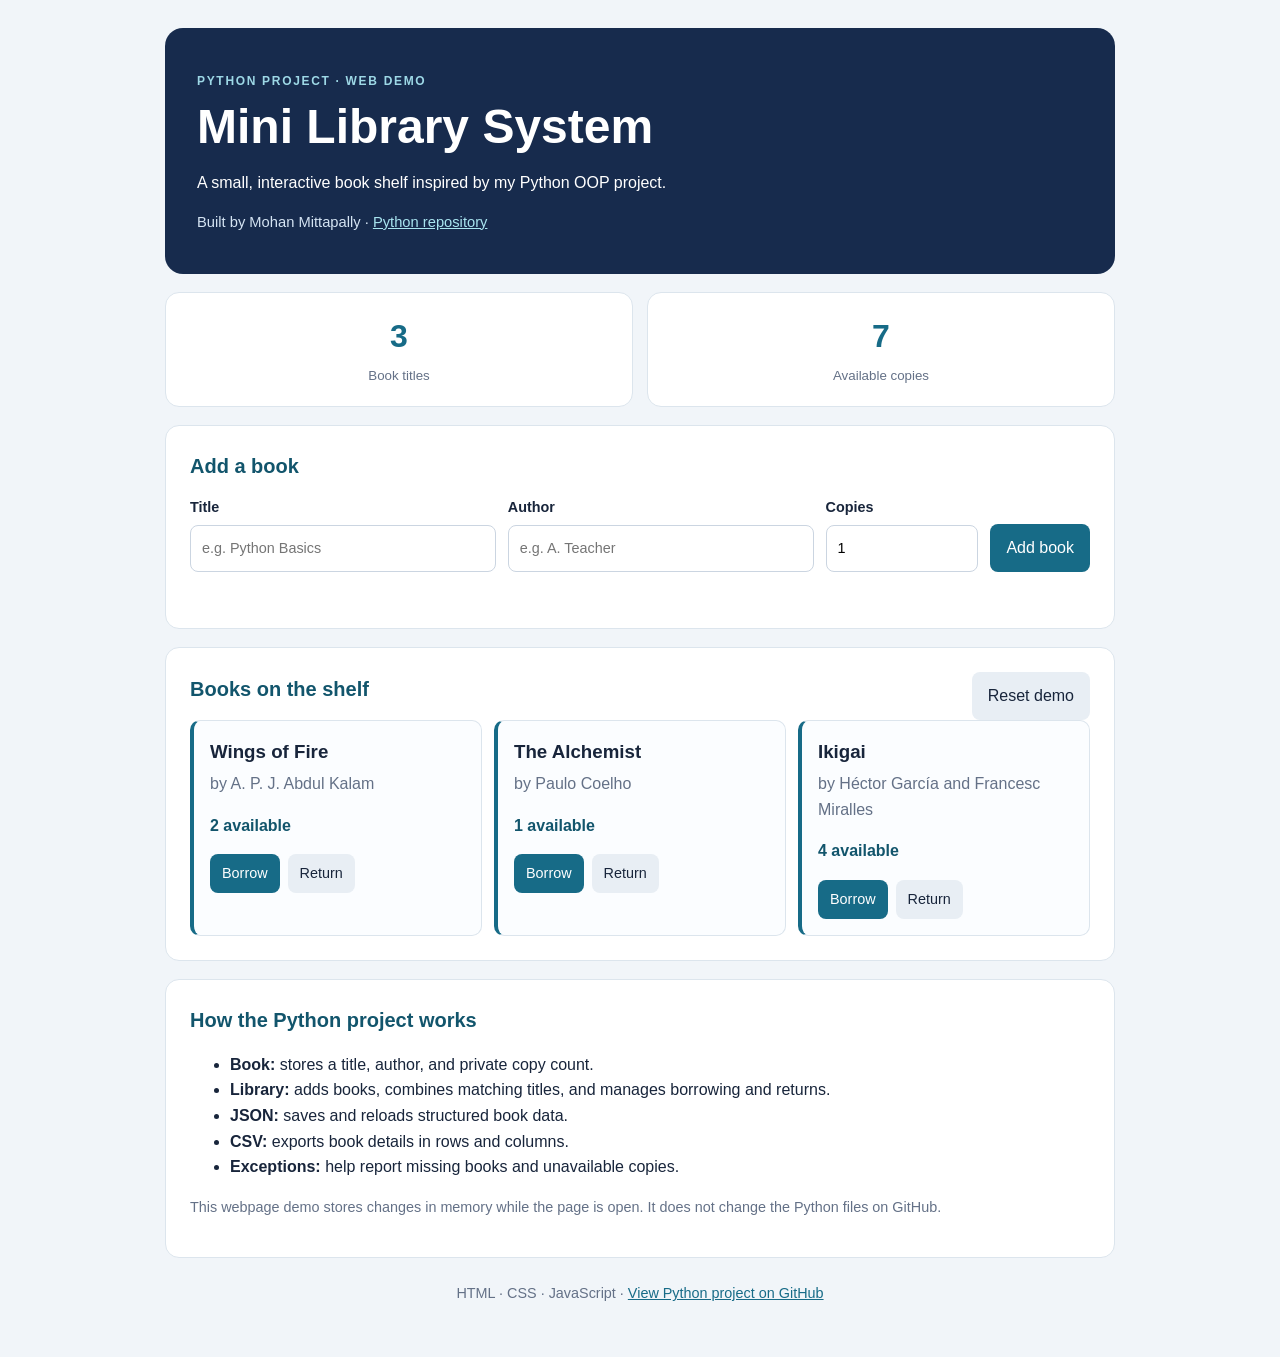
<file: library/index.html>
<!DOCTYPE html>
<html lang="en">
<head>
  <meta charset="UTF-8">
  <meta name="viewport" content="width=device-width, initial-scale=1">
  <title>Mini Library System | Mohan Mittapally</title>
  <link rel="stylesheet" href="style.css">
</head>
<body>
<main class="container">
  <header class="hero">
    <p class="eyebrow">PYTHON PROJECT · WEB DEMO</p>
    <h1>Mini Library System</h1>
    <p>A small, interactive book shelf inspired by my Python OOP project.</p>
    <p class="byline">Built by Mohan Mittapally · <a href="https://github.com/mohanmitta097/Library-" target="_blank" rel="noopener">Python repository</a></p>
  </header>
  <section class="stats" aria-label="Library summary">
    <div class="stat"><span id="titleCount">0</span><small>Book titles</small></div>
    <div class="stat"><span id="copyCount">0</span><small>Available copies</small></div>
  </section>
  <section class="panel">
    <h2>Add a book</h2>
    <form id="bookForm" class="form">
      <label>Title<input id="titleInput" type="text" placeholder="e.g. Python Basics" required maxlength="100"></label>
      <label>Author<input id="authorInput" type="text" placeholder="e.g. A. Teacher" required maxlength="100"></label>
      <label>Copies<input id="copiesInput" type="number" value="1" min="1" max="999" required></label>
      <button type="submit">Add book</button>
    </form>
    <p id="message" class="message" role="status" aria-live="polite"></p>
  </section>
  <section class="panel">
    <div class="section-heading"><h2>Books on the shelf</h2><button id="resetButton" class="secondary" type="button">Reset demo</button></div>
    <div id="shelf" class="shelf"></div>
  </section>
  <section class="panel">
    <h2>How the Python project works</h2>
    <ul>
      <li><strong>Book:</strong> stores a title, author, and private copy count.</li>
      <li><strong>Library:</strong> adds books, combines matching titles, and manages borrowing and returns.</li>
      <li><strong>JSON:</strong> saves and reloads structured book data.</li>
      <li><strong>CSV:</strong> exports book details in rows and columns.</li>
      <li><strong>Exceptions:</strong> help report missing books and unavailable copies.</li>
    </ul>
    <p class="note">This webpage demo stores changes in memory while the page is open. It does not change the Python files on GitHub.</p>
  </section>
  <footer>HTML · CSS · JavaScript · <a href="https://github.com/mohanmitta097/Library-" target="_blank" rel="noopener">View Python project on GitHub</a></footer>
</main>
<script src="script.js"></script>
</body>
</html>
</file>
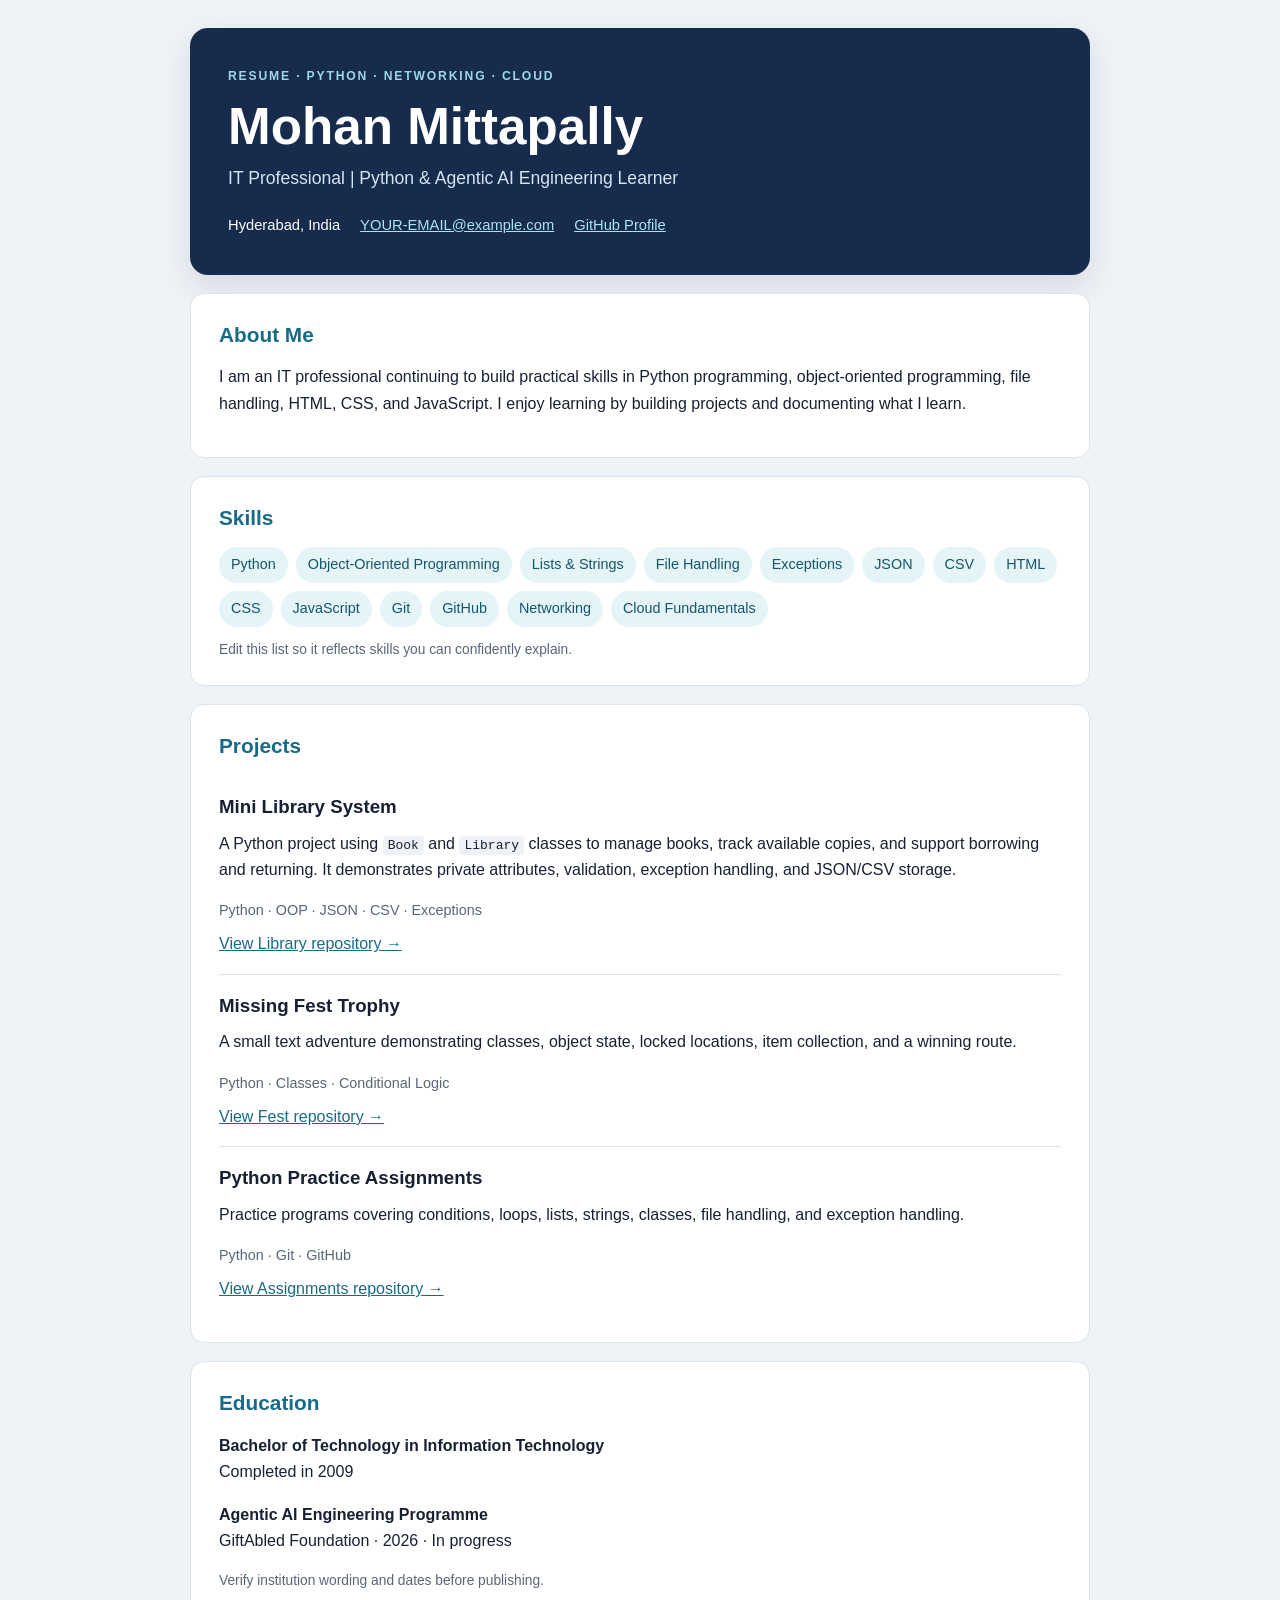
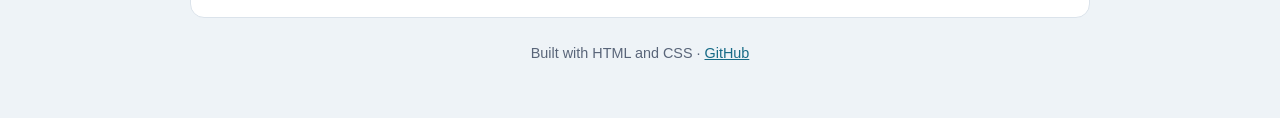
<file: resume/index.html>
<!DOCTYPE html>
<html lang="en">
<head>
  <meta charset="UTF-8">
  <meta name="viewport" content="width=device-width, initial-scale=1">
  <title>Mohan Mittapally | Resume</title>
  <link rel="stylesheet" href="style.css">
</head>
<body>
<main class="container">
  <header class="hero">
    <p class="eyebrow">RESUME · PYTHON · NETWORKING · CLOUD</p>
    <h1>Mohan Mittapally</h1>
    <p class="role">IT Professional | Python &amp; Agentic AI Engineering Learner</p>
    <div class="contact">
      <span>Hyderabad, India</span>
      <span><a href="mailto:YOUR-EMAIL@example.com">YOUR-EMAIL@example.com</a></span>
      <span><a href="https://github.com/mohanmitta097" target="_blank" rel="noopener">GitHub Profile</a></span>
    </div>
  </header>
  <section class="panel">
    <h2>About Me</h2>
    <p>I am an IT professional continuing to build practical skills in Python programming, object-oriented programming, file handling, HTML, CSS, and JavaScript. I enjoy learning by building projects and documenting what I learn.</p>
  </section>
  <section class="panel">
    <h2>Skills</h2>
    <ul class="chips">
      <li>Python</li><li>Object-Oriented Programming</li><li>Lists &amp; Strings</li>
      <li>File Handling</li><li>Exceptions</li><li>JSON</li><li>CSV</li>
      <li>HTML</li><li>CSS</li><li>JavaScript</li><li>Git</li><li>GitHub</li>
      <li>Networking</li><li>Cloud Fundamentals</li>
    </ul>
    <p class="note">Edit this list so it reflects skills you can confidently explain.</p>
  </section>
  <section class="panel">
    <h2>Projects</h2>
    <article class="project">
      <h3>Mini Library System</h3>
      <p>A Python project using <code>Book</code> and <code>Library</code> classes to manage books, track available copies, and support borrowing and returning. It demonstrates private attributes, validation, exception handling, and JSON/CSV storage.</p>
      <p class="tags">Python · OOP · JSON · CSV · Exceptions</p>
      <a href="https://github.com/mohanmitta097/Library-" target="_blank" rel="noopener">View Library repository →</a>
    </article>
    <article class="project">
      <h3>Missing Fest Trophy</h3>
      <p>A small text adventure demonstrating classes, object state, locked locations, item collection, and a winning route.</p>
      <p class="tags">Python · Classes · Conditional Logic</p>
      <a href="https://github.com/mohanmitta097/Fest-" target="_blank" rel="noopener">View Fest repository →</a>
    </article>
    <article class="project">
      <h3>Python Practice Assignments</h3>
      <p>Practice programs covering conditions, loops, lists, strings, classes, file handling, and exception handling.</p>
      <p class="tags">Python · Git · GitHub</p>
      <a href="https://github.com/mohanmitta097/Assignments-" target="_blank" rel="noopener">View Assignments repository →</a>
    </article>
  </section>
  <section class="panel">
    <h2>Education</h2>
    <p><strong>Bachelor of Technology in Information Technology</strong><br>Completed in 2009</p>
    <p><strong>Agentic AI Engineering Programme</strong><br>GiftAbled Foundation · 2026 · In progress</p>
    <p class="note">Verify institution wording and dates before publishing.</p>
  </section>
  <footer>Built with HTML and CSS · <a href="https://github.com/mohanmitta097" target="_blank" rel="noopener">GitHub</a></footer>
</main>
</body>
</html>
</file>
<file: library/style.css>
* { box-sizing:border-box; }
:root { --ink:#18253b; --muted:#647187; --accent:#176b87; --accent-dark:#12556c; --line:#dce5ed; --paper:#fff; --background:#f1f5f9; }
body { margin:0; padding:28px 16px; background:var(--background); color:var(--ink); font-family:Arial,Helvetica,sans-serif; line-height:1.6; }
.container { max-width:950px; margin:0 auto; }
.hero { background:#172b4d; color:white; border-radius:18px; padding:32px; }
.eyebrow { color:#9dd8e6; font-weight:bold; letter-spacing:.14em; font-size:.75rem; }
h1 { margin:6px 0 10px; font-size:clamp(2rem,5vw,3rem); line-height:1.15; }
.hero p { margin-bottom:8px; } .byline { color:#d5e4f3; font-size:.92rem; }
a { color:var(--accent); } .hero a { color:#a9e5f0; }
.stats { display:flex; gap:14px; margin:18px 0; }
.stat { flex:1; text-align:center; padding:18px; background:var(--paper); border:1px solid var(--line); border-radius:14px; }
.stat span { display:block; color:var(--accent); font-size:2rem; font-weight:bold; } .stat small { color:var(--muted); }
.panel { background:var(--paper); border:1px solid var(--line); border-radius:14px; padding:24px; margin-top:18px; }
h2 { margin:0 0 14px; color:var(--accent-dark); font-size:1.25rem; }
.form { display:grid; grid-template-columns:2fr 2fr 1fr auto; align-items:end; gap:12px; }
label { display:grid; gap:6px; font-size:.9rem; font-weight:bold; }
input { width:100%; min-width:0; padding:11px; border:1px solid #cbd5e1; border-radius:8px; font:inherit; font-weight:normal; }
button { border:0; border-radius:8px; padding:11px 16px; background:var(--accent); color:white; font:inherit; cursor:pointer; }
button:hover { background:var(--accent-dark); } button:disabled { opacity:.5; cursor:not-allowed; }
button:focus-visible,input:focus-visible { outline:3px solid #8bd4e4; outline-offset:2px; }
.secondary { background:#e8eef4; color:var(--ink); } .secondary:hover { background:#dbe5ee; }
.section-heading { display:flex; justify-content:space-between; align-items:center; gap:12px; }
.shelf { display:grid; grid-template-columns:repeat(auto-fit,minmax(230px,1fr)); gap:12px; }
.book { border:1px solid var(--line); border-left:4px solid var(--accent); border-radius:10px; padding:16px; background:#fbfdff; }
.book h3 { margin:0; overflow-wrap:anywhere; } .author { color:var(--muted); margin:4px 0 8px; }
.count { font-weight:bold; color:var(--accent-dark); } .actions { display:flex; flex-wrap:wrap; gap:8px; }
.actions button { padding:8px 12px; font-size:.9rem; } .actions .secondary { background:#e8eef4; color:var(--ink); }
.message { min-height:1.4em; margin:10px 0 0; color:var(--accent-dark); } .empty,.note { color:var(--muted); }
.note { font-size:.9rem; } footer { text-align:center; color:var(--muted); font-size:.9rem; padding:24px 8px; }
@media (max-width:700px) { body { padding:12px; } .hero,.panel { padding:20px; } .form { grid-template-columns:1fr; } .stats { gap:8px; } .section-heading { align-items:flex-start; } }
</file>
<file: resume/style.css>
* { box-sizing: border-box; }
:root { --ink:#172033; --muted:#596579; --accent:#176b87; --accent-soft:#e5f4f7; --paper:#fff; --background:#eef3f7; --line:#dbe3eb; }
body { margin:0; padding:28px 16px; background:var(--background); color:var(--ink); font-family:Arial,Helvetica,sans-serif; line-height:1.65; }
.container { max-width:900px; margin:0 auto; }
.hero { background:#172b4d; color:white; border-radius:18px; padding:38px; box-shadow:0 12px 32px rgba(23,43,77,.12); }
.eyebrow { font-size:.76rem; letter-spacing:.15em; color:#9dd8e6; font-weight:bold; }
h1 { font-size:clamp(2rem,5vw,3.2rem); line-height:1.12; margin:8px 0; }
.role { color:#d5e4f3; font-size:1.1rem; margin:0 0 20px; }
.contact { display:flex; flex-wrap:wrap; gap:10px 20px; font-size:.92rem; }
a { color:var(--accent); } .hero a { color:#a9e5f0; }
.panel { background:var(--paper); border:1px solid var(--line); border-radius:14px; padding:24px 28px; margin-top:18px; }
h2 { margin:0 0 12px; color:var(--accent); font-size:1.3rem; } h3 { margin:0 0 8px; } p { margin-top:0; }
.chips { display:flex; flex-wrap:wrap; gap:8px; list-style:none; padding:0; margin:0; }
.chips li { background:var(--accent-soft); color:#14566c; border-radius:999px; padding:6px 12px; font-size:.9rem; }
.project { padding:16px 0; border-top:1px solid var(--line); } .project:first-of-type { border-top:0; }
.tags { color:var(--muted); font-size:.9rem; margin-bottom:8px; } .note { color:var(--muted); font-size:.86rem; margin:12px 0 0; }
code { background:#eef2f6; padding:2px 5px; border-radius:4px; }
footer { text-align:center; padding:24px 8px; color:var(--muted); font-size:.9rem; }
@media (max-width:600px) { body { padding:12px; } .hero,.panel { padding:22px 18px; } .contact { flex-direction:column; gap:4px; } }
</file>
